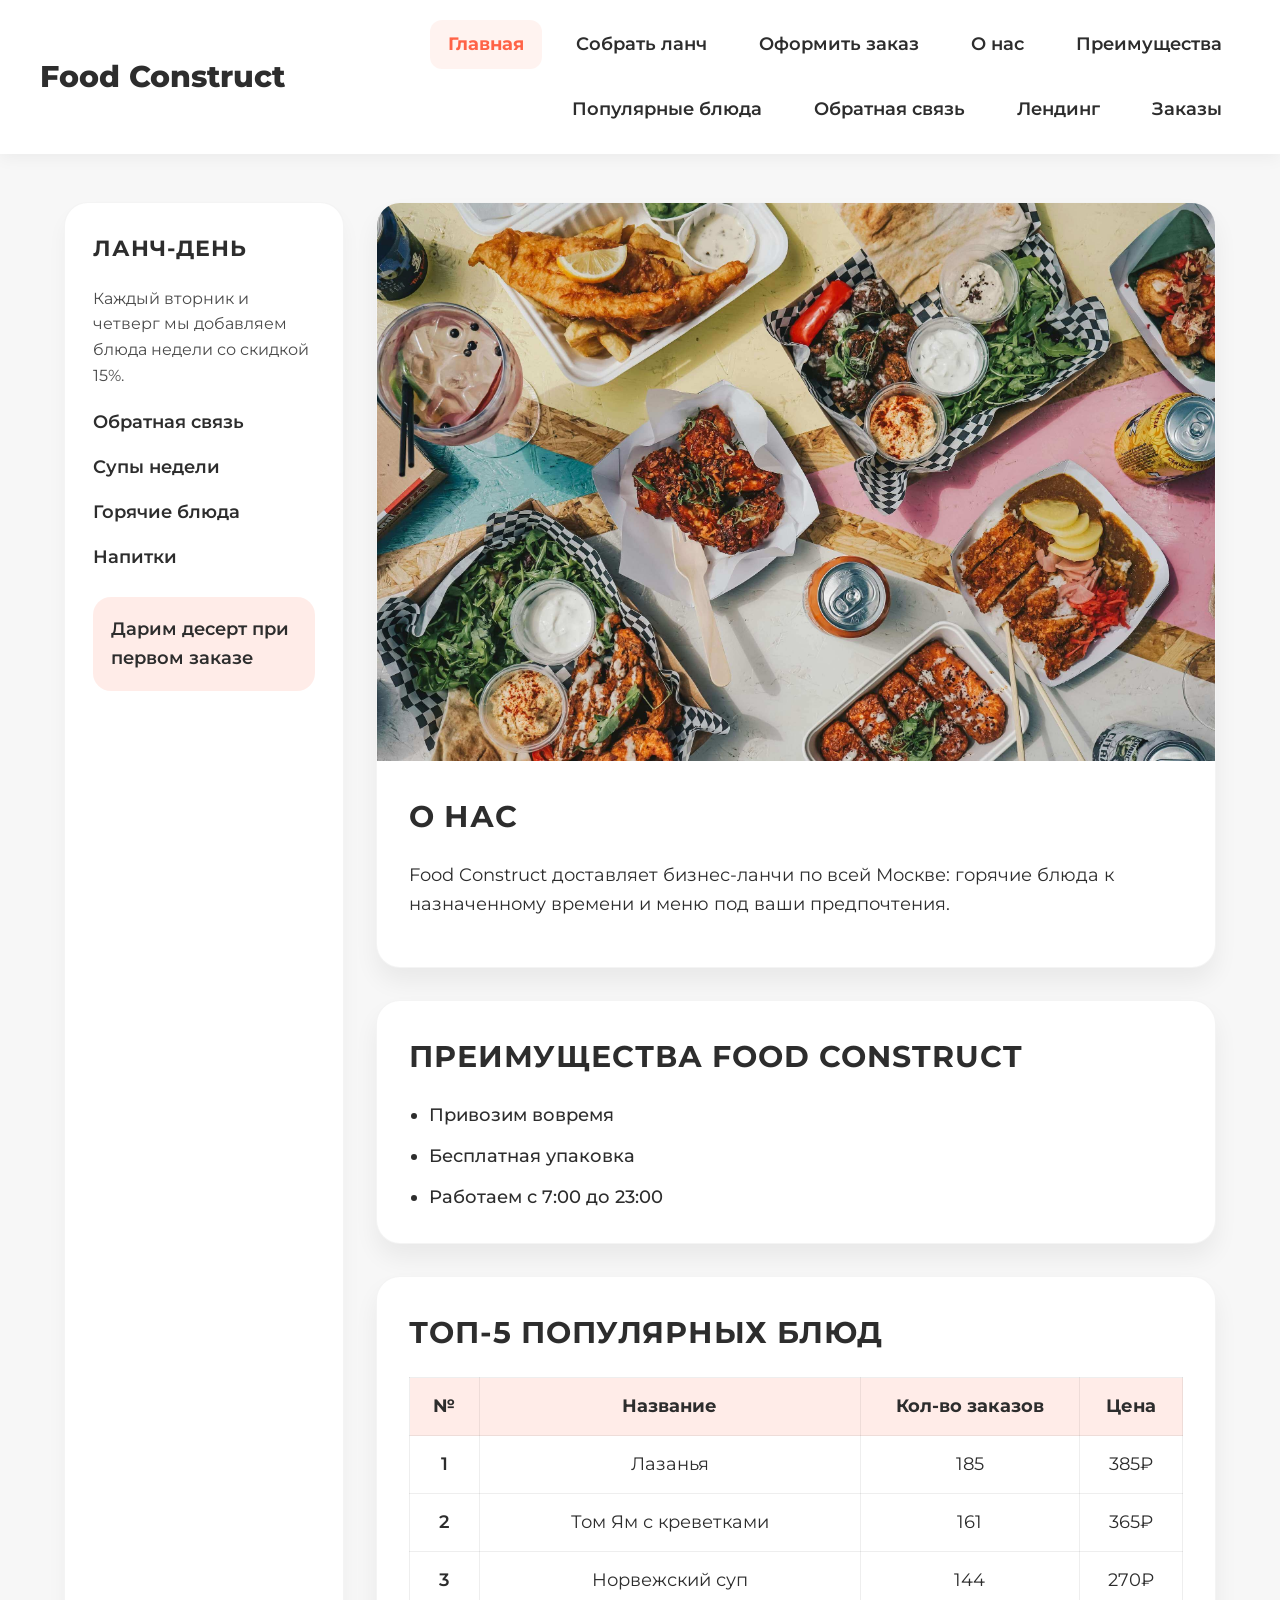
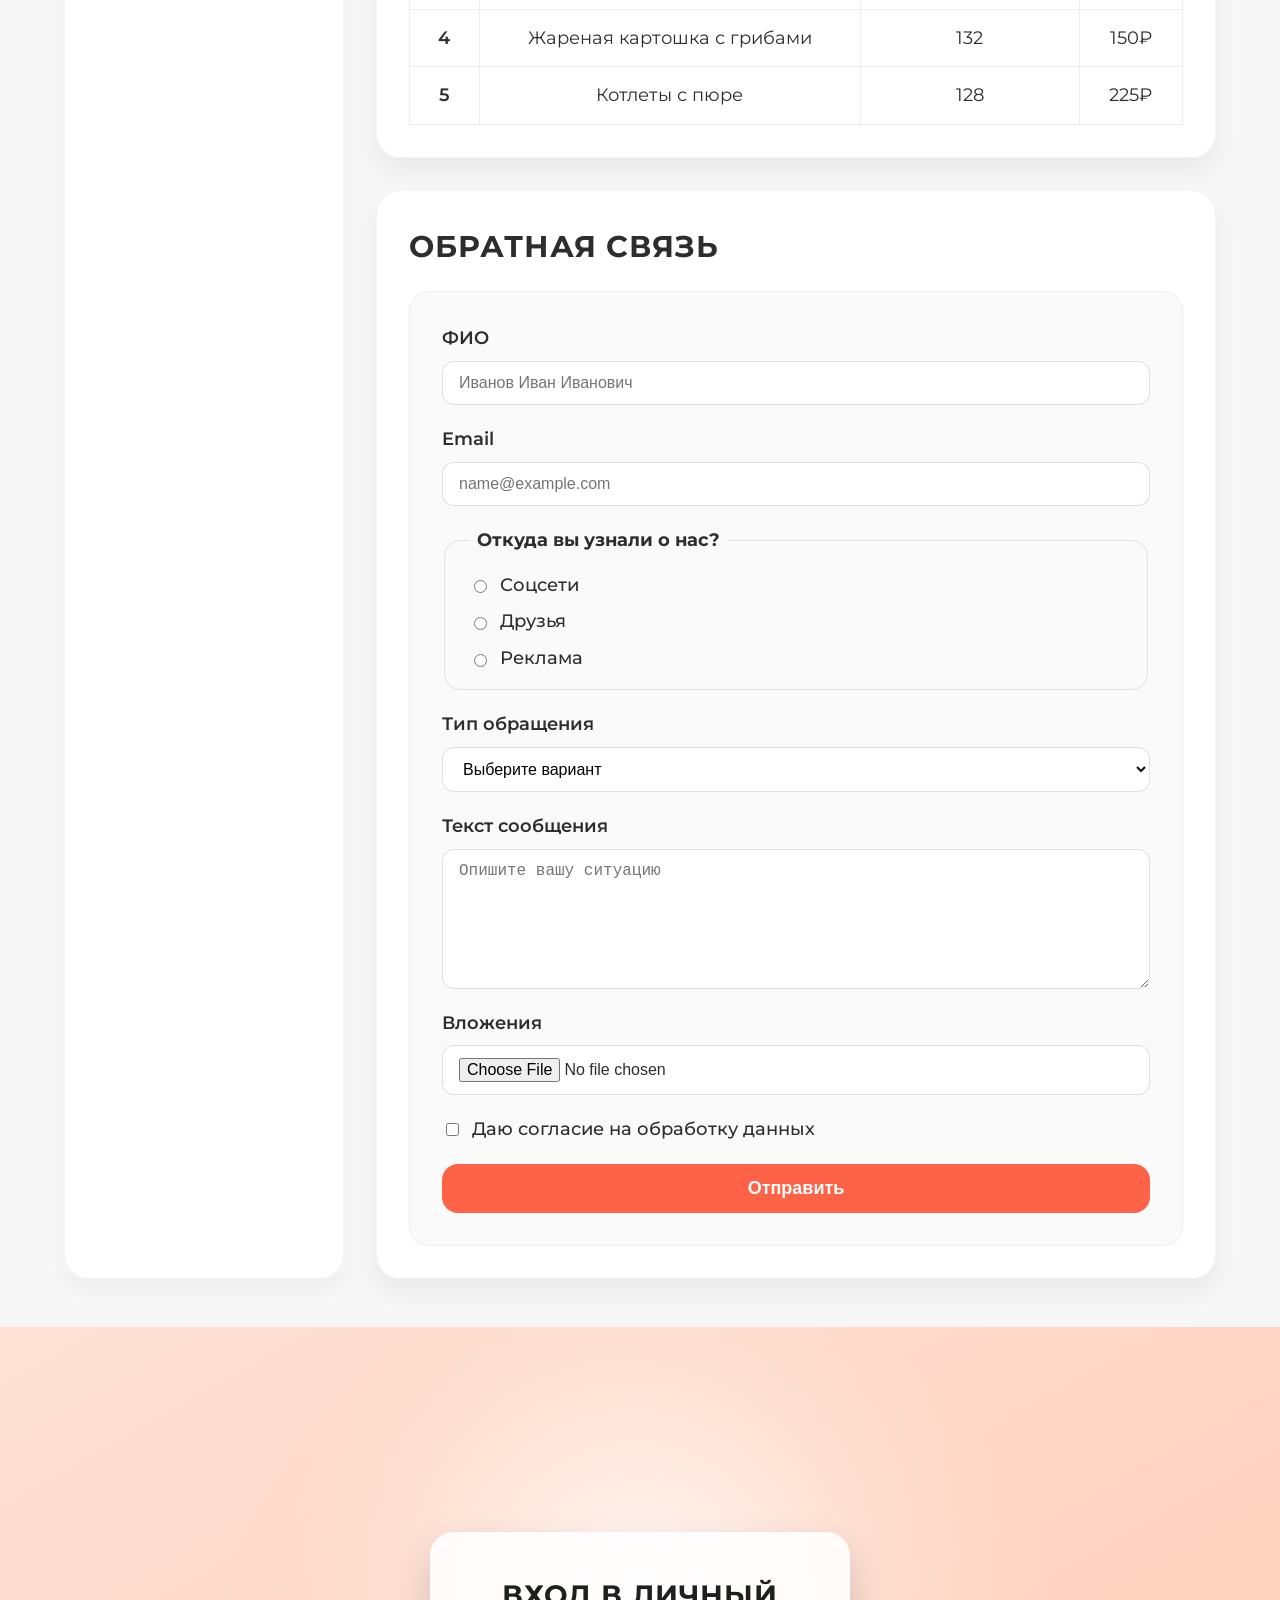
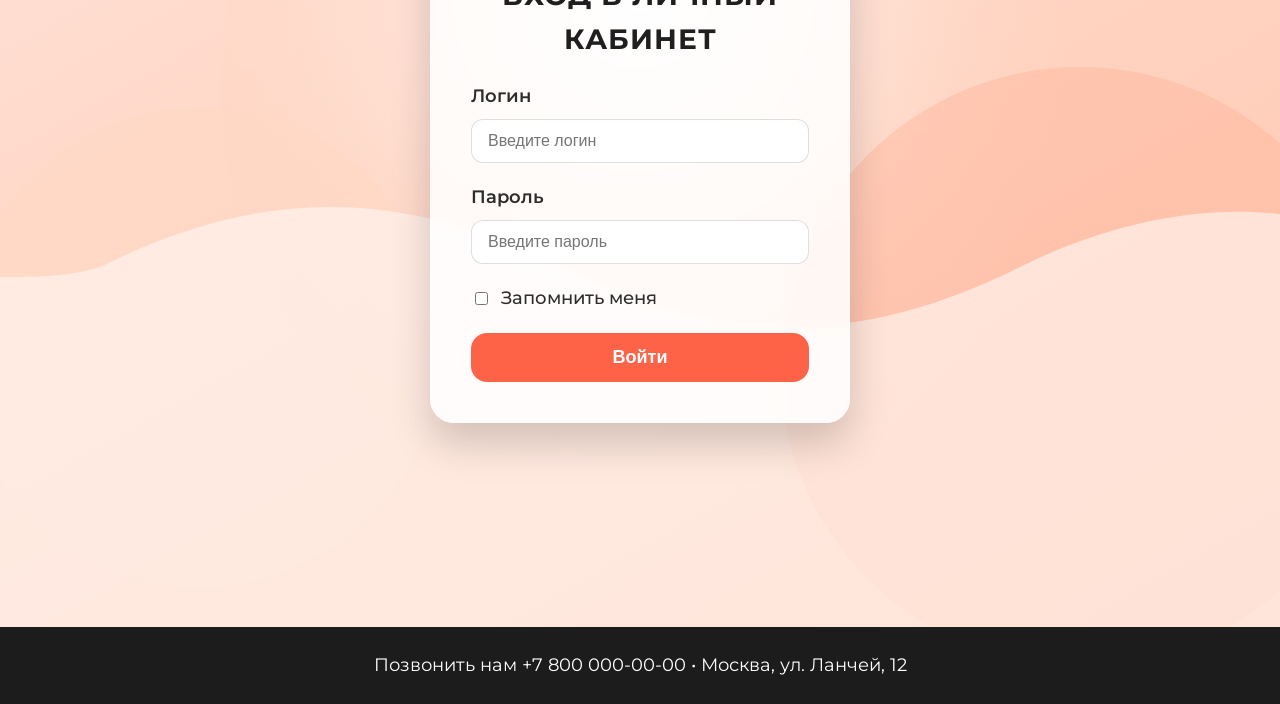
<file: index.html>
<!DOCTYPE html> <!-- Документ HTML5 -->
<html lang="ru">
<head>
    <meta charset="UTF-8">
    <meta name="viewport" content="width=device-width, initial-scale=1.0">
    <!-- Шрифты и стили -->
    <link rel="preconnect" href="https://fonts.googleapis.com">
    <link rel="preconnect" href="https://fonts.gstatic.com" crossorigin>
    <link href="https://fonts.googleapis.com/css2?family=Montserrat:ital,wght@0,100..900;1,100..900&display=swap" rel="stylesheet">
    <link rel="stylesheet" href="./style.css">
    <link rel="stylesheet" href="./print.css" media="print">
    <title>Food Construct</title>
</head>
<body class="page-body">
<header class="site-header"> <!-- Шапка сайта -->
    <div class="container header-container">
        <h1 class="header_text">Food Construct</h1>
        <nav class="header_nav">
            <ul class="header_menu">
                <li class="header_item"><a class="nav_link active" href="./index.html">Главная</a></li>
                <li class="header_item"><a class="nav_link" href="./lunch.html">Собрать ланч</a></li>
                <li class="header_item"><a class="nav_link" href="./checkout.html">Оформить заказ</a></li>
                <li class="header_item"><a class="nav_link" href="#about">О нас</a></li>
                <li class="header_item"><a class="nav_link" href="#advantage">Преимущества</a></li>
                <li class="header_item"><a class="nav_link" href="#rating">Популярные блюда</a></li>
                <li class="header_item"><a class="nav_link" href="#feedback">Обратная связь</a></li>
                <li class="header_item"><a class="nav_link" href="./landing.html">Лендинг</a></li>
                <li class="header_item"><a class="nav_link" href="./orders.html">Заказы</a></li>
            </ul>
        </nav>
    </div>
</header>

<main class="page-main">
    <div class="container layout-grid">
        <aside class="sidebar"> <!-- Боковая колонка -->
            <h2 class="sidebar_title">Ланч-день</h2>
            <p class="sidebar_text">Каждый вторник и четверг мы добавляем блюда недели со скидкой 15%.</p>
            <ul class="sidebar_list">
                <li class="sidebar_item"><a class="sidebar_link" href="#feedback">Обратная связь</a></li>
                <li class="sidebar_item"><a class="sidebar_link" href="./lunch.html#soups">Супы недели</a></li>
                <li class="sidebar_item"><a class="sidebar_link" href="./lunch.html#mains">Горячие блюда</a></li>
                <li class="sidebar_item"><a class="sidebar_link" href="./lunch.html#drinks">Напитки</a></li>
            </ul>
            <div class="sidebar_banner">
                <p class="sidebar_banner-text">Дарим десерт при первом заказе</p>
            </div>
        </aside>

        <section class="content">
            <section id="about" class="content_section"> <!-- Раздел "О нас" -->
                <img class="about_img" src="images/about.jpg" alt="Фото ланча">
                <div class="content_block">
                    <h2>О нас</h2>
                    <p>Food Construct доставляет бизнес-ланчи по всей Москве: горячие блюда к назначенному времени и меню под ваши предпочтения.</p>
                </div>
            </section>

            <section id="advantage" class="content_section"> <!-- Преимущества -->
                <div class="content_block">
                    <h2>Преимущества Food Construct</h2>
                    <ul class="advantage_ul">
                        <li class="advantage_li">Привозим вовремя</li>
                        <li class="advantage_li">Бесплатная упаковка</li>
                        <li class="advantage_li">Работаем с 7:00 до 23:00</li>
                    </ul>
                </div>
            </section>

            <section id="rating" class="content_section"> <!-- Топ-5 блюд -->
                <div class="content_block">
                    <h2>Топ-5 популярных блюд</h2>
                    <div class="table_wrapper">
                        <table>
                            <thead>
                                <tr>
                                    <th>№</th>
                                    <th>Название</th>
                                    <th>Кол-во заказов</th>
                                    <th>Цена</th>
                                </tr>
                            </thead>
                            <tbody>
                                <tr><td>1</td><td>Лазанья</td><td>185</td><td>385₽</td></tr>
                                <tr><td>2</td><td>Том Ям с креветками</td><td>161</td><td>365₽</td></tr>
                                <tr><td>3</td><td>Норвежский суп</td><td>144</td><td>270₽</td></tr>
                                <tr><td>4</td><td>Жареная картошка с грибами</td><td>132</td><td>150₽</td></tr>
                                <tr><td>5</td><td>Котлеты с пюре</td><td>128</td><td>225₽</td></tr>
                            </tbody>
                        </table>
                    </div>
                </div>
            </section>

            <section id="feedback" class="content_section"> <!-- Обратная связь -->
                <div class="content_block">
                    <h2>Обратная связь</h2>
                    <form class="feedback-form" action="https://httpbingo.org/post" method="POST" enctype="multipart/form-data">
                        <div class="form-group">
                            <label for="fullName">ФИО</label>
                            <input id="fullName" name="fullName" type="text" placeholder="Иванов Иван Иванович" required>
                        </div>
                        <div class="form-group">
                            <label for="email">Email</label>
                            <input id="email" name="email" type="email" placeholder="name@example.com" required>
                        </div>
                        <fieldset class="form-group">
                            <legend>Откуда вы узнали о нас?</legend>
                            <label class="radio-option"><input type="radio" name="source" value="social" required> Соцсети</label>
                            <label class="radio-option"><input type="radio" name="source" value="friends"> Друзья</label>
                            <label class="radio-option"><input type="radio" name="source" value="ads"> Реклама</label>
                        </fieldset>
                        <div class="form-group">
                            <label for="appealType">Тип обращения</label>
                            <select id="appealType" name="appealType" required>
                                <option value="">Выберите вариант</option>
                                <option value="complaint">Жалоба</option>
                                <option value="suggestion">Предложение</option>
                            </select>
                        </div>
                        <div class="form-group">
                            <label for="message">Текст сообщения</label>
                            <textarea id="message" name="message" rows="5" placeholder="Опишите вашу ситуацию" required></textarea>
                        </div>
                        <div class="form-group">
                            <label for="attachment">Вложения</label>
                            <input id="attachment" name="attachment" type="file" accept=".pdf,.jpg,.jpeg,.png">
                        </div>
                        <label class="checkbox-option">
                            <input type="checkbox" name="consent" required> Даю согласие на обработку данных
                        </label>
                        <button type="submit" class="primary-button">Отправить</button>
                    </form>
                </div>
            </section>
        </section>
    </div>
</main>

<section id="auth" class="auth-section"> <!-- Вход -->
    <div class="auth-overlay">
        <form class="auth-form" action="https://httpbin.org/post" method="POST">
            <h2 class="auth-title">Вход в личный кабинет</h2>
            <div class="form-group">
                <label for="login">Логин</label>
                <input id="login" name="login" type="text" placeholder="Введите логин" required>
            </div>
            <div class="form-group">
                <label for="password">Пароль</label>
                <input id="password" name="password" type="password" placeholder="Введите пароль" required>
            </div>
            <label class="checkbox-option">
                <input type="checkbox" name="remember"> Запомнить меня
            </label>
            <button type="submit" class="primary-button">Войти</button>
        </form>
    </div>
</section>

<footer id="footer" class="site-footer"> <!-- Подвал -->
    <div class="container footer-container">
        <p class="footer_text">Позвонить нам +7 800 000-00-00 • Москва, ул. Ланчей, 12</p>
    </div>
</footer>
</body>
</html>
</file>
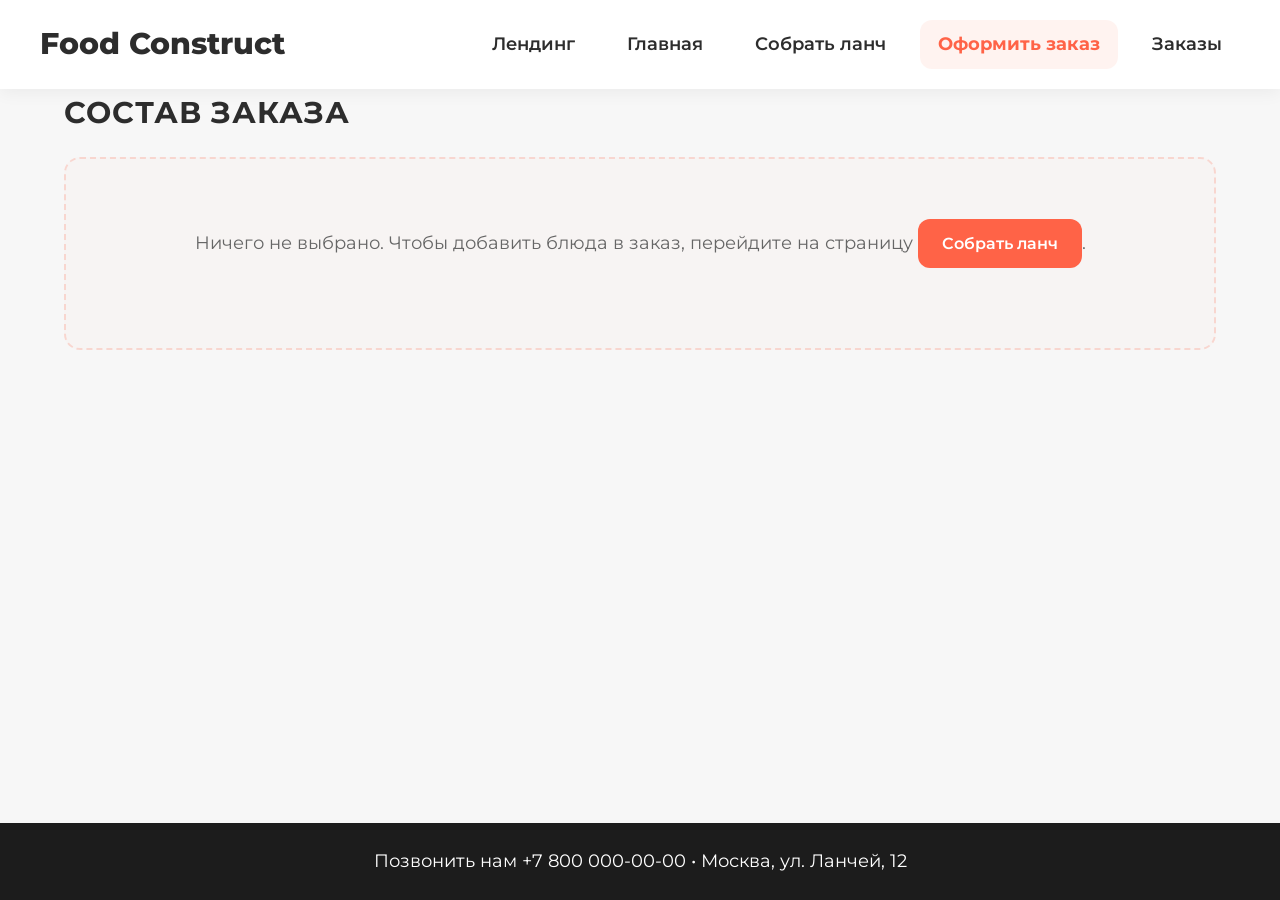
<file: checkout.html>
<!DOCTYPE html>
<html lang="ru">
<head>
    <meta charset="UTF-8">
    <meta name="viewport" content="width=device-width, initial-scale=1.0">
    <link rel="preconnect" href="https://fonts.googleapis.com">
    <link rel="preconnect" href="https://fonts.gstatic.com" crossorigin>
    <link href="https://fonts.googleapis.com/css2?family=Montserrat:ital,wght@0,100..900;1,100..900&display=swap" rel="stylesheet">
    <link rel="stylesheet" href="./style.css">
    <link rel="stylesheet" href="./lunch.css">
    <link rel="stylesheet" href="./checkout.css">
    <title>Food Construct — Оформить заказ</title>
</head>
<body class="page-body">
<header class="site-header">
    <div class="container header-container">
        <h1 class="header_text">Food Construct</h1>
        <nav class="header_nav">
            <ul class="header_menu">
                <li class="header_item"><a class="nav_link" href="./landing.html">Лендинг</a></li>
                <li class="header_item"><a class="nav_link" href="./index.html">Главная</a></li>
                <li class="header_item"><a class="nav_link" href="./lunch.html">Собрать ланч</a></li>
                <li class="header_item"><a class="nav_link active" href="./checkout.html">Оформить заказ</a></li>
                <li class="header_item"><a class="nav_link" href="./orders.html">Заказы</a></li>
            </ul>
        </nav>
    </div>
</header>

<main class="page-main">
    <div class="container checkout-container">
        <!-- Состав заказа -->
        <section id="order-summary" class="checkout-section">
            <div class="section-header">
                <h2>Состав заказа</h2>
            </div>
            <div class="section-content">
                <div id="checkout-items">
                    <!-- Динамически заполнится через JS -->
                    <div class="empty-state">
                        <p>Ничего не выбрано. Чтобы добавить блюда в заказ, 
                        перейдите на страницу <a href="./lunch.html" class="link-button">Собрать ланч</a>.</p>
                    </div>
                </div>
            </div>
        </section>

        <!-- Форма оформления -->
        <section id="checkout-form-section" class="checkout-section">
            <div class="section-header">
                <h2>Оформление заказа</h2>
            </div>
            <div class="section-content">
                <div class="checkout-layout">
                    <!-- Левая колонка с выбранными блюдами -->
                    <div class="order-sidebar">
                        <div class="sidebar-card">
                            <h3 class="sidebar-title">Ваш заказ</h3>
                            <div id="selected-dishes-list" class="selected-dishes-list">
                                <!-- Заполнится динамически -->
                            </div>
                            <div class="order-total-card">
                                <div class="total-row">
                                    <span>Итого:</span>
                                    <span id="checkout-total-price" class="total-price">0₽</span>
                                </div>
                            </div>
                        </div>
                    </div>
                    
                    <!-- Правая колонка с формой -->
                    <div class="checkout-form-wrapper">
                        <form id="checkout-form" class="order-form" action="https://httpbingo.org/post" method="POST" enctype="multipart/form-data" accept-charset="UTF-8">
                            <div class="form-group">
                                <label for="customer-name">Ваше имя</label>
                                <input id="customer-name" name="full_name" type="text" placeholder="Иван Иванов" required>
                            </div>
                            <div class="form-group">
                                <label for="customer-phone">Телефон</label>
                                <input id="customer-phone" name="phone" type="tel" placeholder="+7 (999) 999-99-99" required>
                            </div>
                            <div class="form-group">
                                <label for="customer-email">Email</label>
                                <input id="customer-email" name="email" type="email" placeholder="name@example.com" required>
                            </div>
                            <div class="form-group">
                                <label class="checkbox-option">
                                    <input type="checkbox" name="subscribe" value="1"> Получать информацию о скидках и акциях
                                </label>
                            </div>
                            <div class="form-group">
                                <label for="delivery-address">Адрес доставки</label>
                                <input id="delivery-address" name="delivery_address" type="text" placeholder="ул. Примерная, д. 1" required>
                                <p class="form-hint">Доставка осуществляется только по Москве</p>
                            </div>
                            <div class="form-group">
                                <label for="delivery-comment">Комментарий к заказу</label>
                                <textarea id="delivery-comment" name="comment" rows="3" placeholder="Дополнительные пожелания к заказу"></textarea>
                            </div>
                            <div class="form-group">
                                <label>Время доставки</label>
                                <div class="radio-group">
                                    <label class="radio-option">
                                        <input type="radio" name="delivery_type" value="now" checked> Как можно быстрее
                                    </label>
                                    <label class="radio-option">
                                        <input type="radio" name="delivery_type" value="by_time"> К указанному времени
                                    </label>
                                </div>
                                <div id="time-input-container" class="time-input-container" style="display: none;">
                                    <label for="delivery-time">Укажите время доставки</label>
                                    <input id="delivery-time" name="delivery_time" type="time" min="07:00" max="23:00" step="300" style="margin-top: 8px;">
                                    <p class="form-hint">Доставка доступна с 07:00 до 23:00 с шагом 5 минут</p>
                                </div>
                            </div>
                            <button type="submit" class="primary-button submit-button">Отправить заказ</button>
                        </form>
                    </div>
                </div>
            </div>
        </section>
    </div>
</main>

<footer class="site-footer">
    <div class="container footer-container">
        <p class="footer_text">Позвонить нам +7 800 000-00-00 • Москва, ул. Ланчей, 12</p>
    </div>
</footer>

<script src="dishes.js"></script>
<script src="load-dishes.js"></script> <!-- Теперь dishes загружаются тут -->
<script src="storage-manager.js"></script>
<script src="order-validation.js"></script> <!-- Важно: перед checkout-manager.js -->
<script src="checkout-manager.js"></script>
<script src="api-service.js"></script>
<script>
// Простой обработчик для переключения времени доставки
document.addEventListener('DOMContentLoaded', function() {
    // Находим элементы
    const timeRadios = document.querySelectorAll('input[name="delivery_type"]');
    const timeContainer = document.getElementById('time-input-container');
    const timeInput = document.getElementById('delivery-time');
    
    if (!timeRadios.length || !timeContainer || !timeInput) return;
    
    // Функция для обновления видимости
    function updateTimeVisibility() {
        const selectedValue = document.querySelector('input[name="delivery_type"]:checked').value;
        
        if (selectedValue === 'by_time') {
            timeContainer.style.display = 'block';
            timeInput.required = true;
            
            // Устанавливаем минимальное время
            setMinTime();
            
            // Фокусируемся на поле
            setTimeout(() => timeInput.focus(), 100);
        } else {
            timeContainer.style.display = 'none';
            timeInput.required = false;
        }
    }
    
    // Функция установки минимального времени
    function setMinTime() {
        const now = new Date();
        const oneHourLater = new Date(now.getTime() + 60 * 60 * 1000);
        
        let hours = Math.max(7, oneHourLater.getHours());
        let minutes = Math.ceil(oneHourLater.getMinutes() / 5) * 5;
        
        if (minutes >= 60) {
            minutes = 0;
            hours += 1;
        }
        
        if (hours >= 23) {
            hours = 23;
            minutes = 0;
        }
        
        const hoursStr = hours.toString().padStart(2, '0');
        const minutesStr = minutes.toString().padStart(2, '0');
        const minTime = `${hoursStr}:${minutesStr}`;
        
        timeInput.min = minTime;
        
        if (!timeInput.value || timeInput.value < minTime) {
            timeInput.value = minTime;
        }
    }
    
    // Добавляем обработчики на все радиокнопки
    timeRadios.forEach(radio => {
        radio.addEventListener('change', updateTimeVisibility);
    });
    
    // Инициализируем состояние
    updateTimeVisibility();
    
    // Также настраиваем поле времени при фокусе
    timeInput.addEventListener('focus', function() {
        if (!this.value) {
            setMinTime();
        }
    });
});
</script>

<script>
    // Проверяем загрузку
    console.log('checkout.html: Все скрипты загружены');
    console.log('window.dishes существует:', typeof window.dishes !== 'undefined');
    console.log('window.dishes длина:', window.dishes ? window.dishes.length : 'нет');
</script>

</body>
</html>
</file>
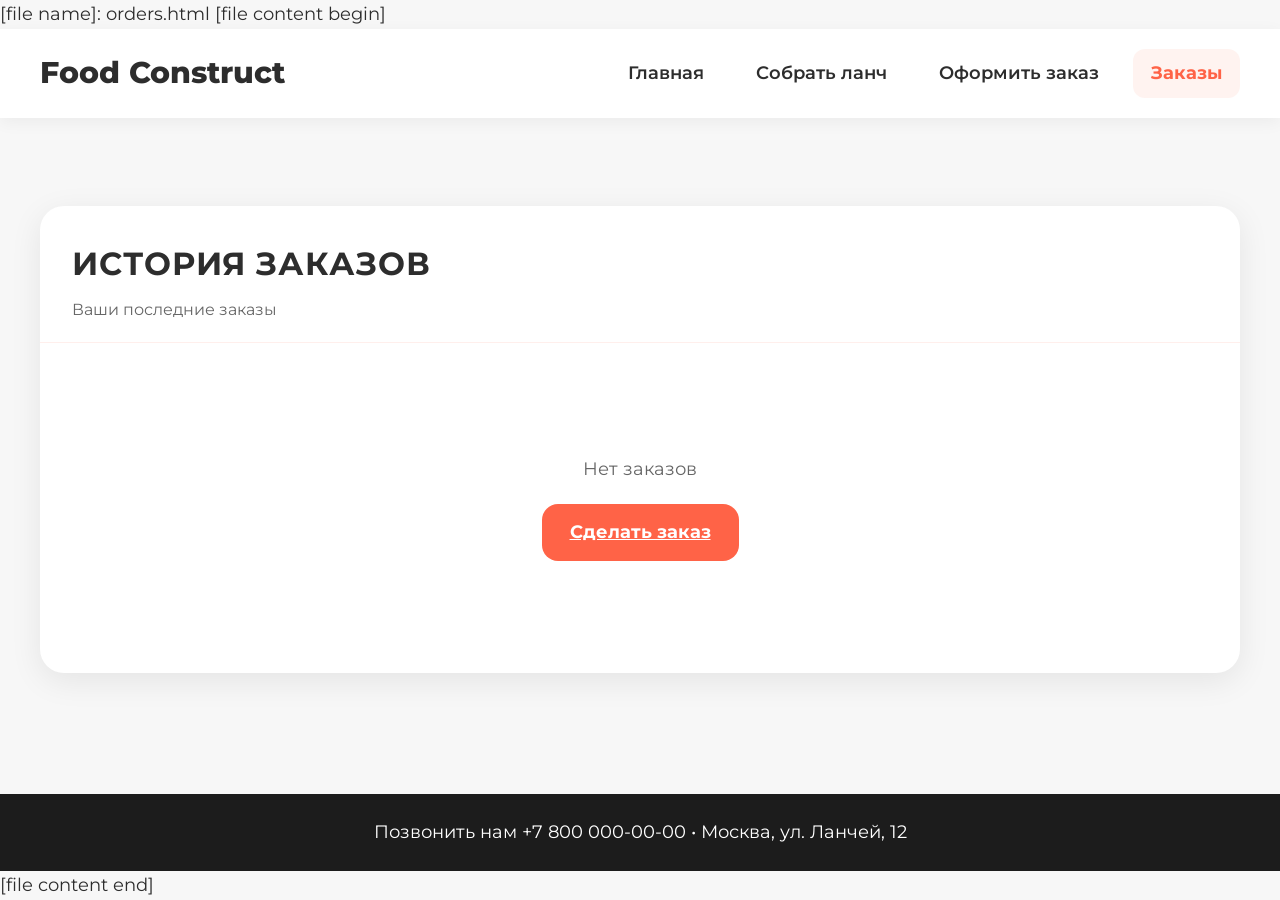
<file: orders.html>
[file name]: orders.html
[file content begin]
<!DOCTYPE html>
<html lang="ru">
<head>
    <meta charset="UTF-8">
    <meta name="viewport" content="width=device-width, initial-scale=1.0">
    <link rel="preconnect" href="https://fonts.googleapis.com">
    <link rel="preconnect" href="https://fonts.gstatic.com" crossorigin>
    <link href="https://fonts.googleapis.com/css2?family=Montserrat:ital,wght@0,100..900;1,100..900&display=swap" rel="stylesheet">
    <link rel="stylesheet" href="https://cdn.jsdelivr.net/npm/bootstrap-icons@1.10.0/font/bootstrap-icons.css">
    <link rel="stylesheet" href="./style.css">
    <link rel="stylesheet" href="./orders.css">
    <title>Food Construct — История заказов</title>
</head>
<body class="page-body">
<header class="site-header">
    <div class="container header-container">
        <h1 class="header_text">Food Construct</h1>
        <nav class="header_nav">
            <ul class="header_menu">
                <li class="header_item"><a class="nav_link" href="./index.html">Главная</a></li>
                <li class="header_item"><a class="nav_link" href="./lunch.html">Собрать ланч</a></li>
                <li class="header_item"><a class="nav_link" href="./checkout.html">Оформить заказ</a></li>
                <li class="header_item"><a class="nav_link active" href="./orders.html">Заказы</a></li>
            </ul>
        </nav>
    </div>
</header>

<main class="page-main">
    <div class="container orders-container">
        <section class="orders-section">
            <div class="section-header">
                <h2>История заказов</h2>
                <p class="section-subtitle">Ваши последние заказы</p>
            </div>
            
            <div class="section-content">
                <div id="orders-list">
                    <!-- Заказы будут загружены динамически -->
                    <div class="loading-state">
                        <p>Загрузка истории заказов...</p>
                    </div>
                </div>
            </div>
        </section>
    </div>
</main>

<!-- Модальные окна -->
<div id="modal-overlay" class="modal-overlay" style="display: none;"></div>

<!-- Модальное окно просмотра -->
<div id="view-modal" class="modal" style="display: none;">
    <div class="modal-header">
        <h3>Просмотр заказа</h3>
        <button class="modal-close" onclick="closeModal('view-modal')">
            <i class="bi bi-x"></i>
        </button>
    </div>
    <div class="modal-body">
        <div id="view-modal-content"></div>
    </div>
    <div class="modal-footer">
        <button class="primary-button" onclick="closeModal('view-modal')">ОК</button>
    </div>
</div>

<!-- Модальное окно редактирования -->
<div id="edit-modal" class="modal" style="display: none;">
    <div class="modal-header">
        <h3>Редактирование заказа</h3>
        <button class="modal-close" onclick="closeModal('edit-modal')">
            <i class="bi bi-x"></i>
        </button>
    </div>
    <div class="modal-body">
        <form id="edit-order-form" class="order-edit-form">
            <input type="hidden" id="edit-order-id">
            <div class="form-group">
                <label for="edit-full-name">Имя получателя</label>
                <input id="edit-full-name" name="full_name" type="text" required>
            </div>
            <div class="form-group">
                <label for="edit-phone">Телефон</label>
                <input id="edit-phone" name="phone" type="tel" required>
            </div>
            <div class="form-group">
                <label for="edit-email">Email</label>
                <input id="edit-email" name="email" type="email" required>
            </div>
            <div class="form-group">
                <label for="edit-address">Адрес доставки</label>
                <input id="edit-address" name="delivery_address" type="text" required>
            </div>
            <div class="form-group">
                <label>Время доставки</label>
                <div class="radio-group">
                    <label class="radio-option">
                        <input type="radio" name="delivery_type" value="now"> Как можно быстрее
                    </label>
                    <label class="radio-option">
                        <input type="radio" name="delivery_type" value="by_time"> К указанному времени
                    </label>
                </div>
                <div id="edit-time-container" class="time-input-container" style="display: none;">
                    <label for="edit-delivery-time">Время доставки</label>
                    <input id="edit-delivery-time" name="delivery_time" type="time" min="07:00" max="23:00" step="300">
                </div>
            </div>
            <div class="form-group">
                <label for="edit-comment">Комментарий</label>
                <textarea id="edit-comment" name="comment" rows="3"></textarea>
            </div>
        </form>
    </div>
    <div class="modal-footer">
        <button type="button" class="secondary-button" onclick="closeModal('edit-modal')">Отмена</button>
        <button type="submit" form="edit-order-form" class="primary-button">Сохранить</button>
    </div>
</div>

<!-- Модальное окно удаления -->
<div id="delete-modal" class="modal" style="display: none;">
    <div class="modal-header">
        <h3>Удаление заказа</h3>
        <button class="modal-close" onclick="closeModal('delete-modal')">
            <i class="bi bi-x"></i>
        </button>
    </div>
    <div class="modal-body">
        <p id="delete-confirm-text">Вы уверены, что хотите удалить заказ?</p>
        <input type="hidden" id="delete-order-id">
    </div>
    <div class="modal-footer">
        <button class="secondary-button" onclick="closeModal('delete-modal')">Отмена</button>
        <button class="primary-button delete-button" onclick="confirmDelete()">Да</button>
    </div>
</div>

<footer class="site-footer">
    <div class="container footer-container">
        <p class="footer_text">Позвонить нам +7 800 000-00-00 • Москва, ул. Ланчей, 12</p>
    </div>
</footer>


<script src="./dishes.js"></script>
<script src="./load-dishes.js"></script>
<script src="./api-service.js"></script>
<script src="./orders-manager.js"></script>
</body>
</html>
[file content end]
</file>
<file: style.css>
/* Базовые стили для всей страницы */
body {
    margin: 0;
    font-family: 'Montserrat', sans-serif;
    font-size: 18px;
    line-height: 1.6;
    color: #2d2d2d;
    background-color: #f7f7f7;
}
    
/* Flex-лейаут страницы */
.page-body {
    display: flex;
    flex-direction: column;
    min-height: 100vh;
}

* {
    box-sizing: border-box;
}

img {
    display: block;
    max-width: 100%;
    height: auto;
}

/* Обёртка контента */
.container {
    width: 100%;
    max-width: 1200px;
    padding: 0 24px;
    margin: 0 auto;
}

/* Шапка сайта */
.site-header {
    background-color: #ffffff;
    box-shadow: 0 4px 16px rgba(0, 0, 0, 0.05);
    position: sticky;
    top: 0;
    z-index: 100;
}

.header-container {
    display: flex;
    align-items: center;
    justify-content: space-between;
    gap: 32px;
    padding: 20px 0;
}

.header_text {
    margin: 0;
    font-size: 30px;
    font-weight: 800;
}

.header_nav {
    flex: 1;
}

.header_menu {
    display: flex;
    flex-wrap: wrap;
    gap: 16px;
    justify-content: flex-end;
    align-items: center;
    list-style: none;
    margin: 0;
    padding: 0;
}

.header_item {
    display: flex;
}

.nav_link {
    color: #2d2d2d;
    text-decoration: none;
    font-weight: 600;
    padding: 10px 18px;
    border-radius: 12px;
    transition: color 0.2s ease-in-out, background-color 0.2s ease-in-out;
}

.nav_link:hover {
    color: tomato;
    background-color: rgba(255, 99, 71, 0.12);
}

.nav_link.active {
    color: tomato;
    font-weight: 700;
    background-color: rgba(255, 99, 71, 0.08);
}

/* Основная сетка главной страницы */
.page-main {
    flex: 1;
    display: flex;
    align-items: stretch;
    padding: 48px 0;
}

/* Сетка с сайдбаром и контентом */
.layout-grid {
    display: grid;
    grid-template-columns: 280px minmax(0, 1fr);
    gap: 32px;
}

/* Боковая колонка */
.sidebar {
    background-color: #ffffff;
    border-radius: 24px;
    padding: 28px;
    border: 1px solid rgba(45, 45, 45, 0.05);
    box-shadow: 0 12px 20px rgba(0, 0, 0, 0.04);
    display: flex;
    flex-direction: column;
    gap: 20px;
}

.sidebar_title {
    margin: 0;
    font-size: 22px;
    font-weight: 700;
}

.sidebar_text {
    margin: 0;
    font-size: 16px;
    color: #4a4a4a;
}

.sidebar_list {
    list-style: none;
    margin: 0;
    padding: 0;
    display: flex;
    flex-direction: column;
    gap: 10px;
}

.sidebar_item {
    display: flex;
}

.sidebar_link {
    color: #2d2d2d;
    text-decoration: none;
    font-weight: 600;
    padding-bottom: 4px;
    border-bottom: 2px solid transparent;
    transition: color 0.2s ease-in-out, border-color 0.2s ease-in-out;
}

.sidebar_link:hover {
    color: tomato;
    border-color: tomato;
}

.sidebar_banner {
    background-color: rgba(255, 99, 71, 0.12);
    border-radius: 18px;
    padding: 18px;
}

.sidebar_banner-text {
    margin: 0;
    font-weight: 600;
}

/* Основная колонка */
.content {
    display: flex;
    flex-direction: column;
    gap: 32px;
}

.content_section {
    background-color: #ffffff;
    border-radius: 24px;
    border: 1px solid rgba(45, 45, 45, 0.05);
    box-shadow: 0 14px 24px rgba(0, 0, 0, 0.06);
    overflow: hidden;
}

.content_block {
    padding: 32px;
}

.about_img {
    width: 100%;
    height: auto;
}

h2 {
    margin: 0 0 20px 0;
    font-size: 30px;
    text-transform: uppercase;
    letter-spacing: 1px;
}

p {
    margin: 0 0 16px 0;
}

.advantage_ul {
    margin: 0;
    padding-left: 20px;
    display: flex;
    flex-direction: column;
    gap: 12px;
}

.advantage_li {
    font-weight: 500;
}

/* Таблица рейтинга */
.table_wrapper {
    overflow-x: auto;
}

table {
    width: 100%;
    border-collapse: collapse;
    font-size: 18px;
    background-color: #ffffff;
}

th, td {
    border: 1px solid rgba(45, 45, 45, 0.08);
    padding: 14px 18px;
    text-align: center;
}

th {
    background-color: rgba(255, 99, 71, 0.12);
    font-weight: 700;
}

td:first-child {
    font-weight: 600;
}

/* Формы обратной связи */
.feedback-form {
    display: grid;
    gap: 20px;
    background-color: #fafafa;
    padding: 32px;
    border-radius: 20px;
    border: 1px solid rgba(45, 45, 45, 0.05);
}

.form-group {
    display: flex;
    flex-direction: column;
    gap: 8px;
}

label {
    font-weight: 600;
}

input[type="text"],
input[type="email"],
input[type="password"],
input[type="file"],
select,
textarea {
    padding: 12px 16px;
    border: 1px solid rgba(45, 45, 45, 0.15);
    border-radius: 12px;
    font-size: 16px;
    background-color: #ffffff;
    transition: border-color 0.2s ease-in-out, box-shadow 0.2s ease-in-out;
}

input[type="text"]:focus,
input[type="email"]:focus,
input[type="password"]:focus,
input[type="file"]:focus,
select:focus,
textarea:focus {
    border-color: tomato;
    box-shadow: 0 0 0 4px rgba(255, 99, 71, 0.2);
    outline: none;
}

textarea {
    resize: vertical;
    min-height: 140px;
}

fieldset {
    border: 1px solid rgba(45, 45, 45, 0.12);
    border-radius: 16px;
    padding: 16px 24px;
    display: grid;
    gap: 12px;
}

legend {
    font-weight: 700;
    padding: 0 8px;
}

.radio-option {
    display: flex;
    align-items: center;
    gap: 10px;
    font-weight: 500;
}

.checkbox-option {
    display: flex;
    align-items: center;
    gap: 10px;
    font-weight: 500;
}

/* Основные кнопки */
.primary-button {
    padding: 14px 28px;
    border: none;
    border-radius: 16px;
    background-color: tomato;
    color: #ffffff;
    font-size: 18px;
    font-weight: 700;
    cursor: pointer;
    transition: transform 0.2s ease, box-shadow 0.2s ease, filter 0.2s ease;
    text-align: center;
    display: inline-flex;
    justify-content: center;
    align-items: center;
}

.primary-button:hover {
    transform: translateY(-2px);
    box-shadow: 0 12px 24px rgba(255, 99, 71, 0.28);
    filter: brightness(1.05);
}

.primary-button:active {
    transform: translateY(0);
    box-shadow: 0 6px 12px rgba(255, 99, 71, 0.2);
    filter: brightness(0.95);
}

/* Секция авторизации */
.auth-section {
    min-height: 100vh;
    background-image: url('images/auth-bg.svg');
    background-size: cover;
    background-position: center;
    display: flex;
    align-items: center;
    justify-content: center;
    padding: 40px 20px;
}

.auth-overlay {
    background-color: rgba(255, 255, 255, 0.86);
    backdrop-filter: blur(4px);
    padding: 40px;
    border-radius: 24px;
    box-shadow: 0 20px 40px rgba(0, 0, 0, 0.18);
    max-width: 420px;
    width: 100%;
    border: 1px solid rgba(255, 255, 255, 0.6);
}

.auth-form {
    display: grid;
    gap: 20px;
}

.auth-title {
    margin: 0;
    text-align: center;
    font-size: 28px;
    color: #1f1f1f;
}

/* Подвал сайта */
.site-footer {
    background-color: #1c1c1c;
    color: #ffffff;
    font-size: 18px;
    text-align: center;
    padding: 24px;
    margin-top: auto;
}

.footer_text {
    margin: 0;
}

/* Адаптация под различные экраны */
@media (max-width: 1080px) {
    .layout-grid {
        grid-template-columns: 1fr;
    }

    .sidebar {
        order: 2;
    }

    .content {
        order: 1;
    }

    .header-container {
        flex-direction: column;
        align-items: flex-start;
    }

    .header_menu {
        justify-content: flex-start;
    }
}

@media (max-width: 720px) {
    .content_block {
        padding: 24px;
    }

    th, td {
        padding: 12px;
    }
}

@media (max-width: 480px) {
    .header_text {
        font-size: 24px;
    }

    .nav_link {
        padding: 8px 14px;
    }

    table {
        font-size: 16px;
    }
}
</file>
<file: print.css>
@page { /* Настраиваем параметры страницы при печати */
    margin: 20mm; 
} 

body { 
    background: #ffffff !important; 
    color: #000000 !important; 
    font-size: 14pt; 
} 

.site-header, /* Скрываем элементы управления и навигации */
.header_nav,
.sidebar,
.sidebar_banner,
.auth-section,
.primary-button,
.dish-button,
.combo-button {
    display: none !important; /* Полностью скрываем элементы при печати */
} 

.container, /* Обнуляем отступы и тени для контейнеров */
.content_section,
.feedback-form,
.combo-card {
    box-shadow: none !important; 
    border: none !important; 
    background: transparent !important; 
} 

table, 
th,
td {
    border: 1px solid #000000 !important;
} 

img { 
    max-width: 100% !important; 
    filter: none !important; 
} 

.footer_text { 
    font-size: 12pt; 
}
</file>
<file: lunch.css>
/* Сброс отступов для main на странице ланча */
.page-body .page-main {
    padding: 0;
    display: block;
}

.hero {
    padding: 80px 0;
    background: linear-gradient(135deg, #ffe1d5 0%, #ffc6b0 100%);
}

.hero-container {
    display: grid;
    grid-template-columns: repeat(2, minmax(0, 1fr));
    gap: 48px;
    align-items: center;
}

.hero_text {
    display: flex;
    flex-direction: column;
    gap: 24px;
}

.hero_title {
    margin: 0;
    font-size: 42px;
    line-height: 1.2;
    color: #5a2d22;
    font-weight: 700;
}

.hero_subtitle {
    margin: 0;
    font-size: 20px;
    color: #7a4c1c;
    line-height: 1.5;
}

.hero_button {
    align-self: flex-start;
    margin-top: 10px;
}

.hero_image-wrapper {
    display: flex;
    justify-content: center;
    align-items: center;
}

.hero_image {
    width: 100%;
    max-width: 520px;
    border-radius: 28px;
}

.menu-section {
    padding: 80px 0;
}

.menu-section:nth-child(even) {
    background-color: rgba(255, 99, 71, 0.03);
}

.menu-container {
    display: flex;
    flex-direction: column;
    gap: 40px;
}

.menu-section_header {
    display: flex;
    flex-direction: column;
    gap: 12px;
    text-align: center;
}

.menu-title {
    margin: 0;
    font-size: 34px;
    text-transform: uppercase;
    letter-spacing: 1px;
    color: #2d2d2d;
    font-weight: 700;
}

.menu-subtitle {
    margin: 0;
    font-size: 18px;
    color: #666;
}

.dish-grid {
    display: grid;
    grid-template-columns: repeat(3, minmax(0, 1fr));
    gap: 32px;
}

.dish-card {
    display: flex;
    flex-direction: column;
    gap: 16px;
    padding: 24px;
    border-radius: 24px;
    background-color: #ffffff;
    border: 1px solid rgba(255, 99, 71, 0.16);
    box-shadow: 0 8px 16px rgba(0, 0, 0, 0.05);
    cursor: pointer;
    transition: all 0.3s ease;
    height: 100%;
}

.dish-card:hover {
    transform: translateY(-8px);
    border-color: tomato;
    box-shadow: 0 16px 32px rgba(255, 99, 71, 0.18);
}

.dish-card:hover .dish-button {
    background-color: tomato;
    color: #ffffff;
}

.dish-card.selected {
    border-color: tomato;
    transform: translateY(-8px);
    box-shadow: 0 16px 32px rgba(255, 99, 71, 0.18);
}

.dish-image {
    width: 100%;
    height: 200px;
    object-fit: contain;
    border-radius: 16px;
}

.dish-name {
    margin: 0;
    font-size: 22px;
    font-weight: 700;
    color: #2d2d2d;
}

.dish-price {
    margin: 0;
    font-size: 20px;
    font-weight: 600;
    color: tomato;
}

.dish-weight {
    margin: 0;
    font-size: 16px;
    color: #707070;
}

.dish-button {
    margin-top: auto;
    padding: 12px 24px;
    border-radius: 12px;
    border: none;
    background-color: rgba(255, 99, 71, 0.12);
    color: tomato;
    cursor: pointer;
    font-weight: 600;
    font-size: 16px;
    transition: all 0.3s ease;
}

.dish-button:hover {
    background-color: tomato;
    color: #ffffff;
    transform: translateY(-2px);
}

.combo-section {
    background-color: rgba(255, 99, 71, 0.05);
    border-top: 1px solid rgba(255, 99, 71, 0.1);
    border-bottom: 1px solid rgba(255, 99, 71, 0.1);
}

.combo-card {
    display: flex;
    align-items: center;
    justify-content: space-between;
    gap: 32px;
    padding: 40px;
    border-radius: 24px;
    background: linear-gradient(135deg, #ffffff 0%, #fff8f6 100%);
    border: 1px solid rgba(255, 99, 71, 0.2);
    box-shadow: 0 10px 20px rgba(0, 0, 0, 0.06);
}

.combo-info {
    display: flex;
    flex-direction: column;
    gap: 12px;
    flex: 1;
}

.combo-name {
    margin: 0;
    font-size: 24px;
    font-weight: 700;
    color: #2d2d2d;
}

.combo-details {
    margin: 0;
    font-size: 18px;
    color: #4c4c4c;
    line-height: 1.5;
}

.combo-button {
    flex-shrink: 0;
    white-space: nowrap;
}

/* Стили для секции заказа */
.order-content {
    background-color: #ffffff;
    border-radius: 24px;
    padding: 32px;
    border: 1px solid rgba(255, 99, 71, 0.16);
    box-shadow: 0 8px 16px rgba(0, 0, 0, 0.05);
}

.order-category {
    margin-bottom: 24px;
    padding-bottom: 16px;
    border-bottom: 1px solid rgba(255, 99, 71, 0.1);
}

.order-category:last-child {
    margin-bottom: 0;
    border-bottom: none;
}

.category-title {
    margin: 0 0 8px 0;
    font-size: 20px;
    font-weight: 700;
    color: #2d2d2d;
}

.selected-dish {
    margin: 0;
    font-size: 18px;
    color: tomato;
    font-weight: 600;
}

.no-dish {
    margin: 0;
    font-size: 16px;
    color: #707070;
    font-style: italic;
}

.no-selection {
    margin: 0;
    font-size: 18px;
    color: #707070;
    text-align: center;
    padding: 40px 0;
}

.order-total {
    margin-top: 32px;
    padding-top: 24px;
    border-top: 2px solid rgba(255, 99, 71, 0.2);
    text-align: center;
}

.total-title {
    margin: 0 0 12px 0;
    font-size: 22px;
    font-weight: 700;
    color: #2d2d2d;
}

.total-price {
    margin: 0;
    font-size: 28px;
    font-weight: 700;
    color: tomato;
}

/* Стили для формы заказа */
.order-form {
    margin-top: 32px;
    padding-top: 24px;
    border-top: 1px solid rgba(255, 99, 71, 0.1);
    display: grid;
    gap: 20px;
}

.order-form .form-group {
    display: flex;
    flex-direction: column;
    gap: 8px;
}

.order-form label {
    font-weight: 600;
    color: #2d2d2d;
}

.order-form input {
    padding: 12px 16px;
    border: 1px solid rgba(45, 45, 45, 0.15);
    border-radius: 12px;
    font-size: 16px;
    background-color: #ffffff;
    transition: border-color 0.2s ease-in-out, box-shadow 0.2s ease-in-out;
}

.order-form input:focus {
    border-color: tomato;
    box-shadow: 0 0 0 4px rgba(255, 99, 71, 0.2);
    outline: none;
}

/* Стили для поля ввода времени */
.time-input-container {
    background-color: rgba(255, 99, 71, 0.05);
    border-radius: 12px;
    padding: 16px;
    border: 1px solid rgba(255, 99, 71, 0.1);
    margin-top: 8px;
    animation: fadeIn 0.3s ease;
}

.time-input-container label {
    font-weight: 600;
    color: #2d2d2d;
    display: block;
    margin-bottom: 8px;
}

.time-input-container input[type="time"] {
    width: 100%;
    max-width: 200px;
    padding: 10px 12px;
    border: 1px solid rgba(255, 99, 71, 0.3);
    border-radius: 8px;
    font-size: 16px;
    background-color: #ffffff;
}

.time-input-container input[type="time"]:focus {
    border-color: tomato;
    box-shadow: 0 0 0 3px rgba(255, 99, 71, 0.2);
}

/* Анимация появления */
@keyframes fadeIn {
    from {
        opacity: 0;
        transform: translateY(-10px);
    }
    to {
        opacity: 1;
        transform: translateY(0);
    }
}

/* Стили для фильтров */
.filters {
    display: flex;
    gap: 12px;
    justify-content: center;
    flex-wrap: wrap;
    margin-bottom: 32px;
}

.filter-btn {
    padding: 10px 20px;
    border: 2px solid rgba(255, 99, 71, 0.3);
    border-radius: 20px;
    background-color: transparent;
    color: #2d2d2d;
    cursor: pointer;
    font-weight: 600;
    font-size: 14px;
    transition: all 0.3s ease;
}

.filter-btn:hover {
    border-color: tomato;
    background-color: rgba(255, 99, 71, 0.1);
}

.filter-btn.active {
    background-color: tomato;
    color: #ffffff;
    border-color: tomato;
}

/* Адаптивность */
@media (max-width: 1024px) {
    .hero-container {
        grid-template-columns: 1fr;
        text-align: center;
        gap: 40px;
    }

    .hero_text {
        align-items: center;
    }

    .hero_button {
        align-self: center;
    }

    .dish-grid {
        grid-template-columns: repeat(2, minmax(0, 1fr));
    }

    .combo-card {
        flex-direction: column;
        align-items: stretch;
        text-align: center;
        gap: 24px;
    }

    .combo-button {
        align-self: center;
    }
}

@media (max-width: 680px) {
    .hero {
        padding: 60px 0;
    }

    .hero_title {
        font-size: 32px;
    }

    .menu-section {
        padding: 60px 0;
    }

    .menu-title {
        font-size: 28px;
    }

    .dish-grid {
        grid-template-columns: 1fr;
        gap: 24px;
    }

    .combo-card {
        padding: 24px;
    }

    .time-input-container input[type="time"] {
        max-width: 100%;
    }
}

@media (max-width: 480px) {
    .hero_title {
        font-size: 28px;
    }

    .hero_subtitle {
        font-size: 18px;
    }

    .menu-title {
        font-size: 24px;
    }

    .filters {
        gap: 8px;
    }
    
    .filter-btn {
        padding: 8px 16px;
        font-size: 13px;
    }
}

/* Стили для блока вариантов ланча */
.combo-variants-grid {
    display: grid;
    grid-template-columns: repeat(3, 1fr);
    gap: 32px;
    margin-bottom: 24px;
}

.combo-variant {
    display: flex;
    flex-direction: column;
    gap: 16px;
    padding: 24px;
    border-radius: 20px;
    background-color: #ffffff;
    border: 2px solid rgba(255, 99, 71, 0.1);
    box-shadow: 0 8px 16px rgba(0, 0, 0, 0.05);
    transition: all 0.3s ease;
}

.combo-variant:hover {
    border-color: rgba(255, 99, 71, 0.3);
    box-shadow: 0 12px 24px rgba(255, 99, 71, 0.15);
}

.combo-dish {
    display: flex;
    flex-direction: column;
    align-items: center;
    gap: 12px;
}

.combo-dish-image {
    width: 80px;
    height: 80px;
    object-fit: contain;
    border-radius: 12px;
    transition: transform 0.3s ease;
}

.combo-dish-image:hover {
    transform: translateY(-8px) scale(1.1);
}

.combo-dish-label {
    font-size: 16px;
    font-weight: 600;
    color: #2d2d2d;
    text-align: center;
}

.dessert-info {
    text-align: center;
    padding: 20px;
    background-color: rgba(255, 99, 71, 0.05);
    border-radius: 16px;
    border: 1px solid rgba(255, 99, 71, 0.1);
}

.dessert-note {
    font-size: 14px;
    color: #666;
    margin: 0;
    font-style: italic;
}

/* Стили для уведомлений */
.notification-overlay {
    position: fixed;
    top: 0;
    left: 0;
    width: 100%;
    height: 100%;
    background-color: rgba(0, 0, 0, 0.5);
    display: flex;
    justify-content: center;
    align-items: center;
    z-index: 1000;
    backdrop-filter: blur(4px);
}

.notification {
    background-color: #ffffff;
    border-radius: 20px;
    padding: 40px;
    box-shadow: 0 20px 40px rgba(0, 0, 0, 0.3);
    max-width: 400px;
    width: 90%;
    text-align: center;
    animation: notificationSlideIn 0.3s ease-out;
}

@keyframes notificationSlideIn {
    from {
        opacity: 0;
        transform: translateY(-50px) scale(0.9);
    }
    to {
        opacity: 1;
        transform: translateY(0) scale(1);
    }
}

.notification-title {
    font-size: 24px;
    font-weight: 700;
    color: #2d2d2d;
    margin: 0 0 16px 0;
}

.notification-message {
    font-size: 18px;
    color: #666;
    margin: 0 0 32px 0;
    line-height: 1.5;
}

.notification-button {
    padding: 14px 32px;
    border: none;
    border-radius: 16px;
    background-color: tomato;
    color: #ffffff;
    font-size: 18px;
    font-weight: 700;
    cursor: pointer;
    transition: all 0.3s ease;
}

.notification-button:hover {
    background-color: #ff7b61;
    transform: translateY(-2px);
    box-shadow: 0 8px 16px rgba(255, 99, 71, 0.3);
}

/* Адаптивность для блока вариантов */
@media (max-width: 1024px) {
    .combo-variants-grid {
        grid-template-columns: repeat(2, 1fr);
    }
}

@media (max-width: 680px) {
    .combo-variants-grid {
        grid-template-columns: 1fr;
    }
    
    .combo-variant {
        padding: 20px;
    }
}
</file>
<file: checkout.css>
/* checkout.css - добавляем в конец файла */

/* Стили для предупреждения о комбо */
.combo-warning {
    animation: slideIn 0.3s ease;
}

@keyframes slideIn {
    from {
        opacity: 0;
        transform: translateY(-10px);
    }
    to {
        opacity: 1;
        transform: translateY(0);
    }
}

.warning-content {
    font-size: 14px;
    line-height: 1.5;
}

.warning-content strong {
    color: #d68910;
}

.warning-content small {
    font-size: 12px;
    opacity: 0.8;
}

/* Стили для пустого состояния */
.empty-state {
    text-align: center;
    padding: 60px 20px;
    background-color: rgba(255, 99, 71, 0.02);
    border-radius: 16px;
    border: 2px dashed rgba(255, 99, 71, 0.2);
    margin: 20px 0;
}

.empty-state p {
    font-size: 18px;
    color: #666;
    margin: 0 0 20px 0;
    line-height: 1.6;
}

.link-button {
    display: inline-block;
    padding: 12px 24px;
    background-color: tomato;
    color: white;
    text-decoration: none;
    border-radius: 12px;
    font-weight: 600;
    transition: all 0.3s ease;
    border: none;
    cursor: pointer;
    font-size: 16px;
}

.link-button:hover {
    background-color: #ff7b61;
    transform: translateY(-2px);
    box-shadow: 0 8px 16px rgba(255, 99, 71, 0.2);
}

/* Улучшаем отображение карточек в checkout */
.checkout-card {
    position: relative;
    transition: all 0.3s ease;
    height: 100%;
    display: flex;
    flex-direction: column;
}

.checkout-card .dish-image {
    height: 180px;
    object-fit: cover;
    border-radius: 12px;
    margin-bottom: 12px;
}

.checkout-card .dish-name {
    font-size: 18px;
    margin: 8px 0;
    flex-grow: 1;
}

.checkout-card .dish-price {
    font-size: 20px;
    font-weight: 700;
    color: tomato;
    margin: 8px 0;
}

.checkout-card .dish-weight {
    font-size: 14px;
    color: #777;
    margin: 4px 0 12px 0;
}

.checkout-card .remove-button {
    margin-top: auto;
    padding: 10px 16px;
    background-color: transparent;
    border: 2px solid #ff4444;
    color: #ff4444;
    border-radius: 8px;
    cursor: pointer;
    font-weight: 600;
    transition: all 0.2s;
}

.checkout-card .remove-button:hover {
    background-color: #ff4444;
    color: white;
}

/* Адаптивность для checkout */
@media (max-width: 768px) {
    .checkout-grid {
        grid-template-columns: 1fr;
    }
    
    .checkout-layout {
        grid-template-columns: 1fr;
        gap: 24px;
    }
    
    .order-sidebar {
        order: 2;
    }
    
    .checkout-form-wrapper {
        order: 1;
    }
    
    .empty-state {
        padding: 40px 20px;
    }
    
    .empty-state p {
        font-size: 16px;
    }
}
</file>
<file: orders.css>
.orders-container {
    padding: 40px 0;
}

.orders-section {
    background-color: #ffffff;
    border-radius: 24px;
    box-shadow: 0 8px 32px rgba(0, 0, 0, 0.08);
    overflow: hidden;
}

.section-header {
    padding: 32px 32px 0 32px;
    border-bottom: 1px solid rgba(255, 99, 71, 0.1);
}

.section-header h2 {
    margin: 0 0 8px 0;
    font-size: 32px;
}

.section-subtitle {
    color: #666;
    margin: 0 0 20px 0;
    font-size: 16px;
}

.section-content {
    padding: 32px;
}

/* Таблица заказов */
.orders-table {
    width: 100%;
    border-collapse: collapse;
    font-size: 16px;
}

.orders-table th,
.orders-table td {
    padding: 16px;
    text-align: left;
    border-bottom: 1px solid rgba(255, 99, 71, 0.1);
}

.orders-table th {
    background-color: rgba(255, 99, 71, 0.05);
    font-weight: 700;
    color: #2d2d2d;
}

.orders-table tr:hover {
    background-color: rgba(255, 99, 71, 0.02);
}

.order-number {
    font-weight: 600;
    color: tomato;
}

.order-date {
    color: #666;
    white-space: nowrap;
}

.order-dishes {
    max-width: 300px;
}

.order-dishes span {
    display: block;
    margin-bottom: 4px;
    line-height: 1.4;
}

.order-price {
    font-weight: 700;
    color: tomato;
    white-space: nowrap;
}

.order-time {
    color: #666;
}

.actions-cell {
    white-space: nowrap;
}

.action-button {
    display: inline-flex;
    align-items: center;
    justify-content: center;
    width: 36px;
    height: 36px;
    border: none;
    border-radius: 8px;
    background-color: transparent;
    color: #666;
    cursor: pointer;
    transition: all 0.2s;
    margin-left: 4px;
}

.action-button:hover {
    background-color: rgba(255, 99, 71, 0.1);
    color: tomato;
}

.action-button.view:hover {
    background-color: rgba(33, 150, 243, 0.1);
    color: #2196F3;
}

.action-button.edit:hover {
    background-color: rgba(255, 193, 7, 0.1);
    color: #FFC107;
}

.action-button.delete:hover {
    background-color: rgba(244, 67, 54, 0.1);
    color: #F44336;
}

/* Состояния */
.loading-state {
    text-align: center;
    padding: 60px 0;
    color: #666;
}

.empty-state {
    text-align: center;
    padding: 80px 20px;
    color: #666;
}

.empty-state p {
    font-size: 18px;
    margin-bottom: 20px;
}

/* Модальные окна */
.modal-overlay {
    position: fixed;
    top: 0;
    left: 0;
    right: 0;
    bottom: 0;
    background-color: rgba(0, 0, 0, 0.5);
    z-index: 1000;
    backdrop-filter: blur(4px);
}

.modal {
    position: fixed;
    top: 50%;
    left: 50%;
    transform: translate(-50%, -50%);
    background-color: #ffffff;
    border-radius: 20px;
    box-shadow: 0 24px 48px rgba(0, 0, 0, 0.2);
    z-index: 1001;
    width: 90%;
    max-width: 600px;
    max-height: 90vh;
    overflow-y: auto;
    animation: modalSlideIn 0.3s ease;
}

@keyframes modalSlideIn {
    from {
        opacity: 0;
        transform: translate(-50%, -60%);
    }
    to {
        opacity: 1;
        transform: translate(-50%, -50%);
    }
}

.modal-header {
    display: flex;
    justify-content: space-between;
    align-items: center;
    padding: 24px;
    border-bottom: 1px solid rgba(255, 99, 71, 0.1);
}

.modal-header h3 {
    margin: 0;
    font-size: 24px;
}

.modal-close {
    width: 32px;
    height: 32px;
    border: none;
    border-radius: 8px;
    background-color: transparent;
    color: #666;
    cursor: pointer;
    display: flex;
    align-items: center;
    justify-content: center;
    transition: all 0.2s;
}

.modal-close:hover {
    background-color: rgba(255, 99, 71, 0.1);
    color: tomato;
}

.modal-body {
    padding: 24px;
}

.modal-footer {
    padding: 24px;
    border-top: 1px solid rgba(255, 99, 71, 0.1);
    display: flex;
    justify-content: flex-end;
    gap: 12px;
}

/* Форма редактирования */
.order-edit-form {
    display: grid;
    gap: 20px;
}

.order-details {
    display: grid;
    gap: 16px;
}

.detail-row {
    display: grid;
    grid-template-columns: 150px 1fr;
    gap: 16px;
    align-items: center;
}

.detail-label {
    font-weight: 600;
    color: #666;
}

.detail-value {
    color: #2d2d2d;
}

.dishes-list {
    margin: 0;
    padding-left: 20px;
}

.dishes-list li {
    margin-bottom: 4px;
}

/* Кнопки */
.secondary-button {
    padding: 12px 24px;
    border: 2px solid rgba(255, 99, 71, 0.3);
    border-radius: 12px;
    background-color: transparent;
    color: tomato;
    font-weight: 600;
    cursor: pointer;
    transition: all 0.3s;
}

.secondary-button:hover {
    border-color: tomato;
    background-color: rgba(255, 99, 71, 0.1);
}

.delete-button {
    background-color: #F44336;
    border: none;
    color: white;
}

.delete-button:hover {
    background-color: #D32F2F;
}

/* Адаптивность */
@media (max-width: 768px) {
    .section-content {
        padding: 20px;
    }
    
    .orders-table {
        display: block;
        overflow-x: auto;
    }
    
    .orders-table th,
    .orders-table td {
        padding: 12px 8px;
        font-size: 14px;
    }
    
    .modal {
        width: 95%;
        max-height: 85vh;
    }
    
    .detail-row {
        grid-template-columns: 1fr;
        gap: 4px;
    }
    
    .detail-label {
        margin-bottom: 4px;
    }
}

@keyframes slideIn {
    from {
        transform: translateX(100%);
        opacity: 0;
    }
    to {
        transform: translateX(0);
        opacity: 1;
    }
}

@keyframes slideOut {
    from {
        transform: translateX(0);
        opacity: 1;
    }
    to {
        transform: translateX(100%);
        opacity: 0;
    }
}

.notification {
    box-shadow: 0 4px 12px rgba(0, 0, 0, 0.15);
}

/* Добавь в конец orders.css */
.dishes-list {
    margin: 0;
    padding-left: 20px;
}

.dishes-list li {
    margin-bottom: 8px;
    color: #333;
    line-height: 1.4;
}

.notification {
    position: fixed;
    top: 20px;
    right: 20px;
    padding: 16px 24px;
    border-radius: 12px;
    background-color: #4CAF50;
    color: white;
    font-weight: 600;
    z-index: 1100;
    animation: slideIn 0.3s ease;
    box-shadow: 0 4px 12px rgba(0, 0, 0, 0.15);
}

.notification.error {
    background-color: #F44336;
}

.notification.info {
    background-color: #2196F3;
}

@keyframes slideIn {
    from {
        transform: translateX(100%);
        opacity: 0;
    }
    to {
        transform: translateX(0);
        opacity: 1;
    }
}

@keyframes slideOut {
    from {
        transform: translateX(0);
        opacity: 1;
    }
    to {
        transform: translateX(100%);
        opacity: 0;
    }
}
</file>
